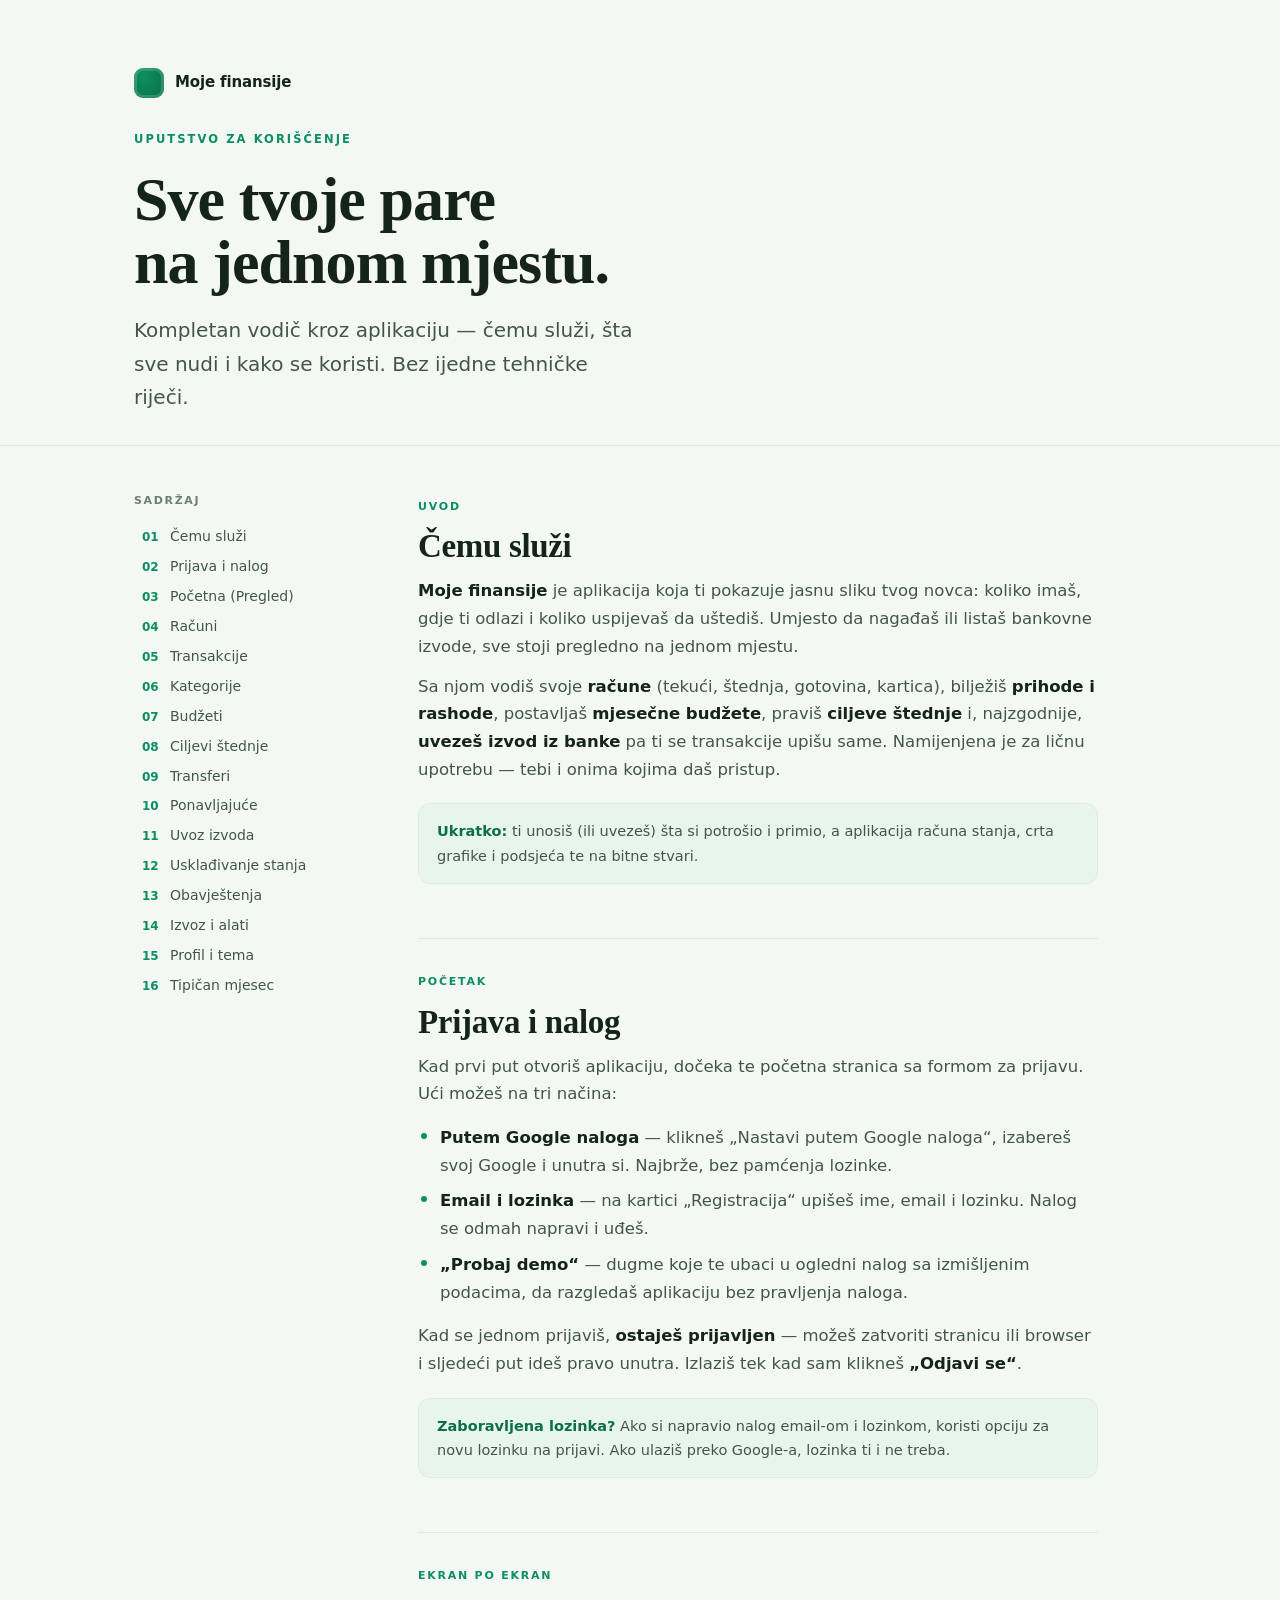
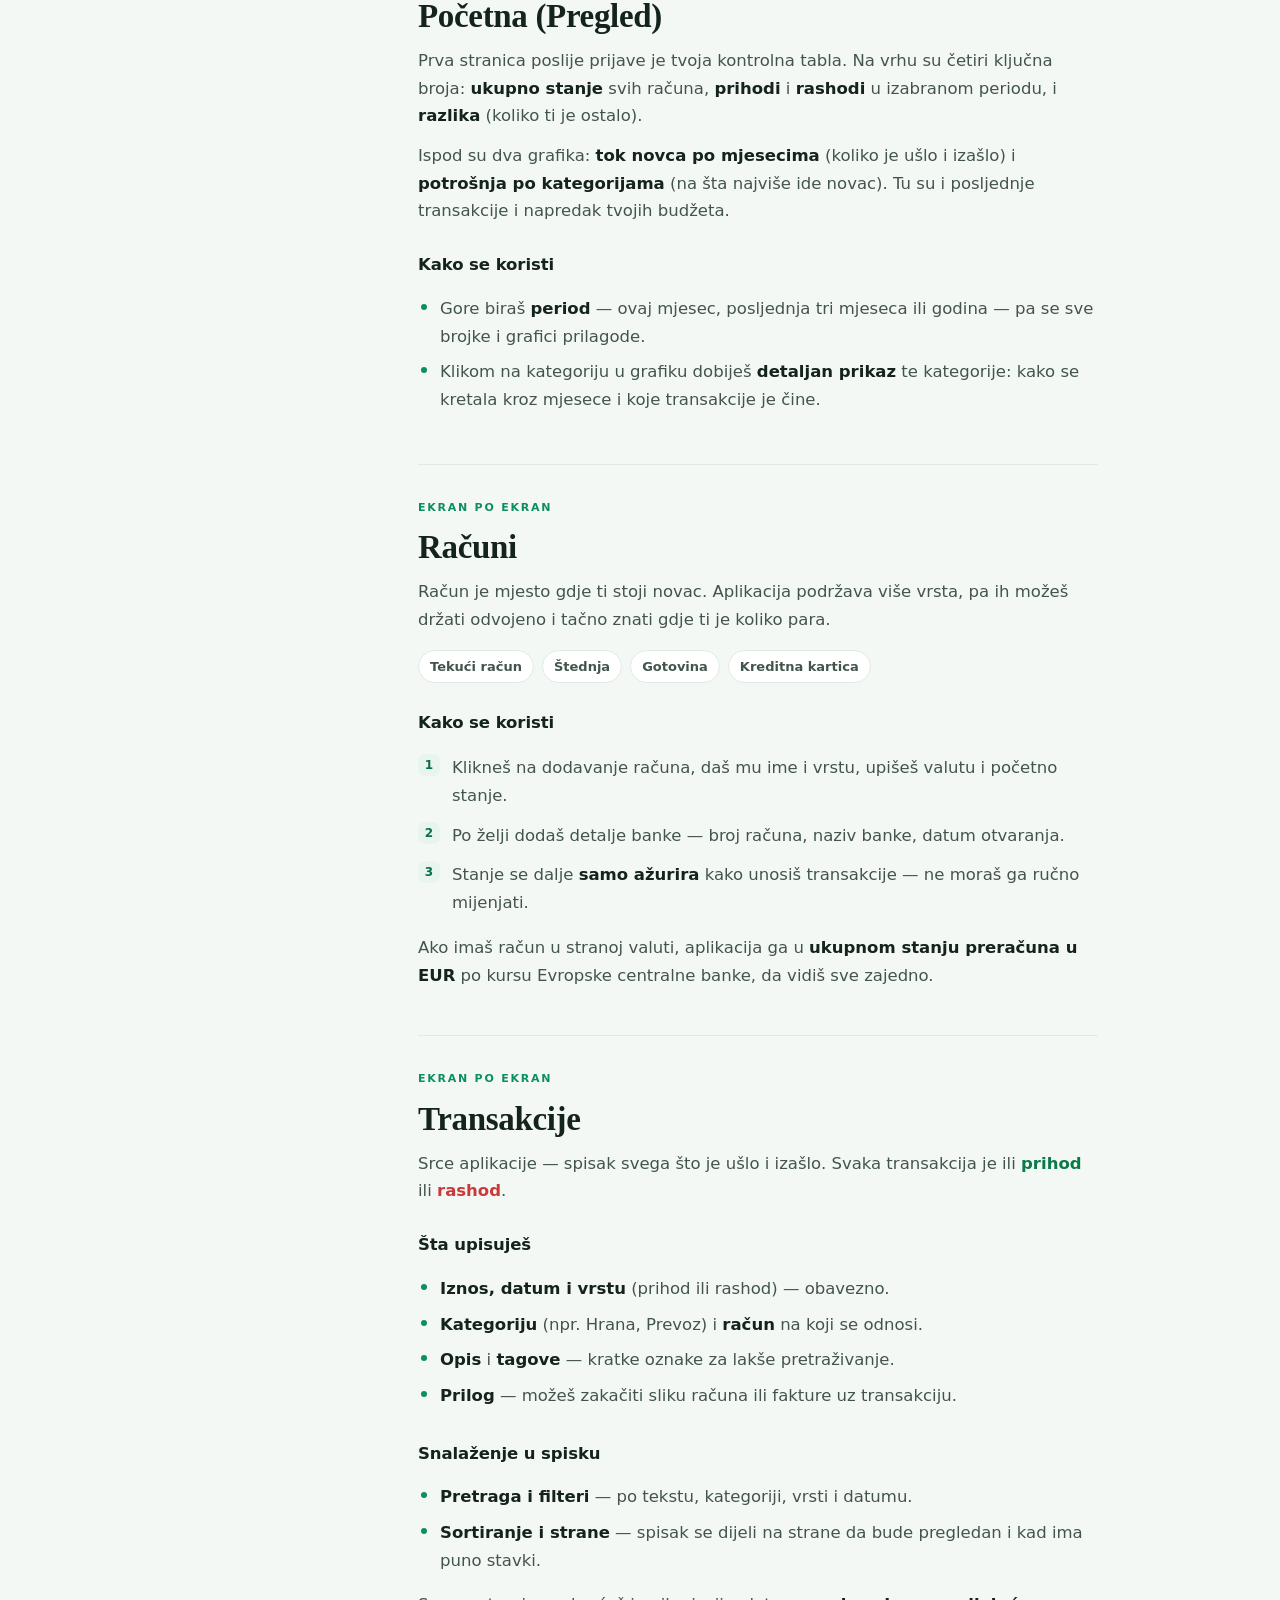
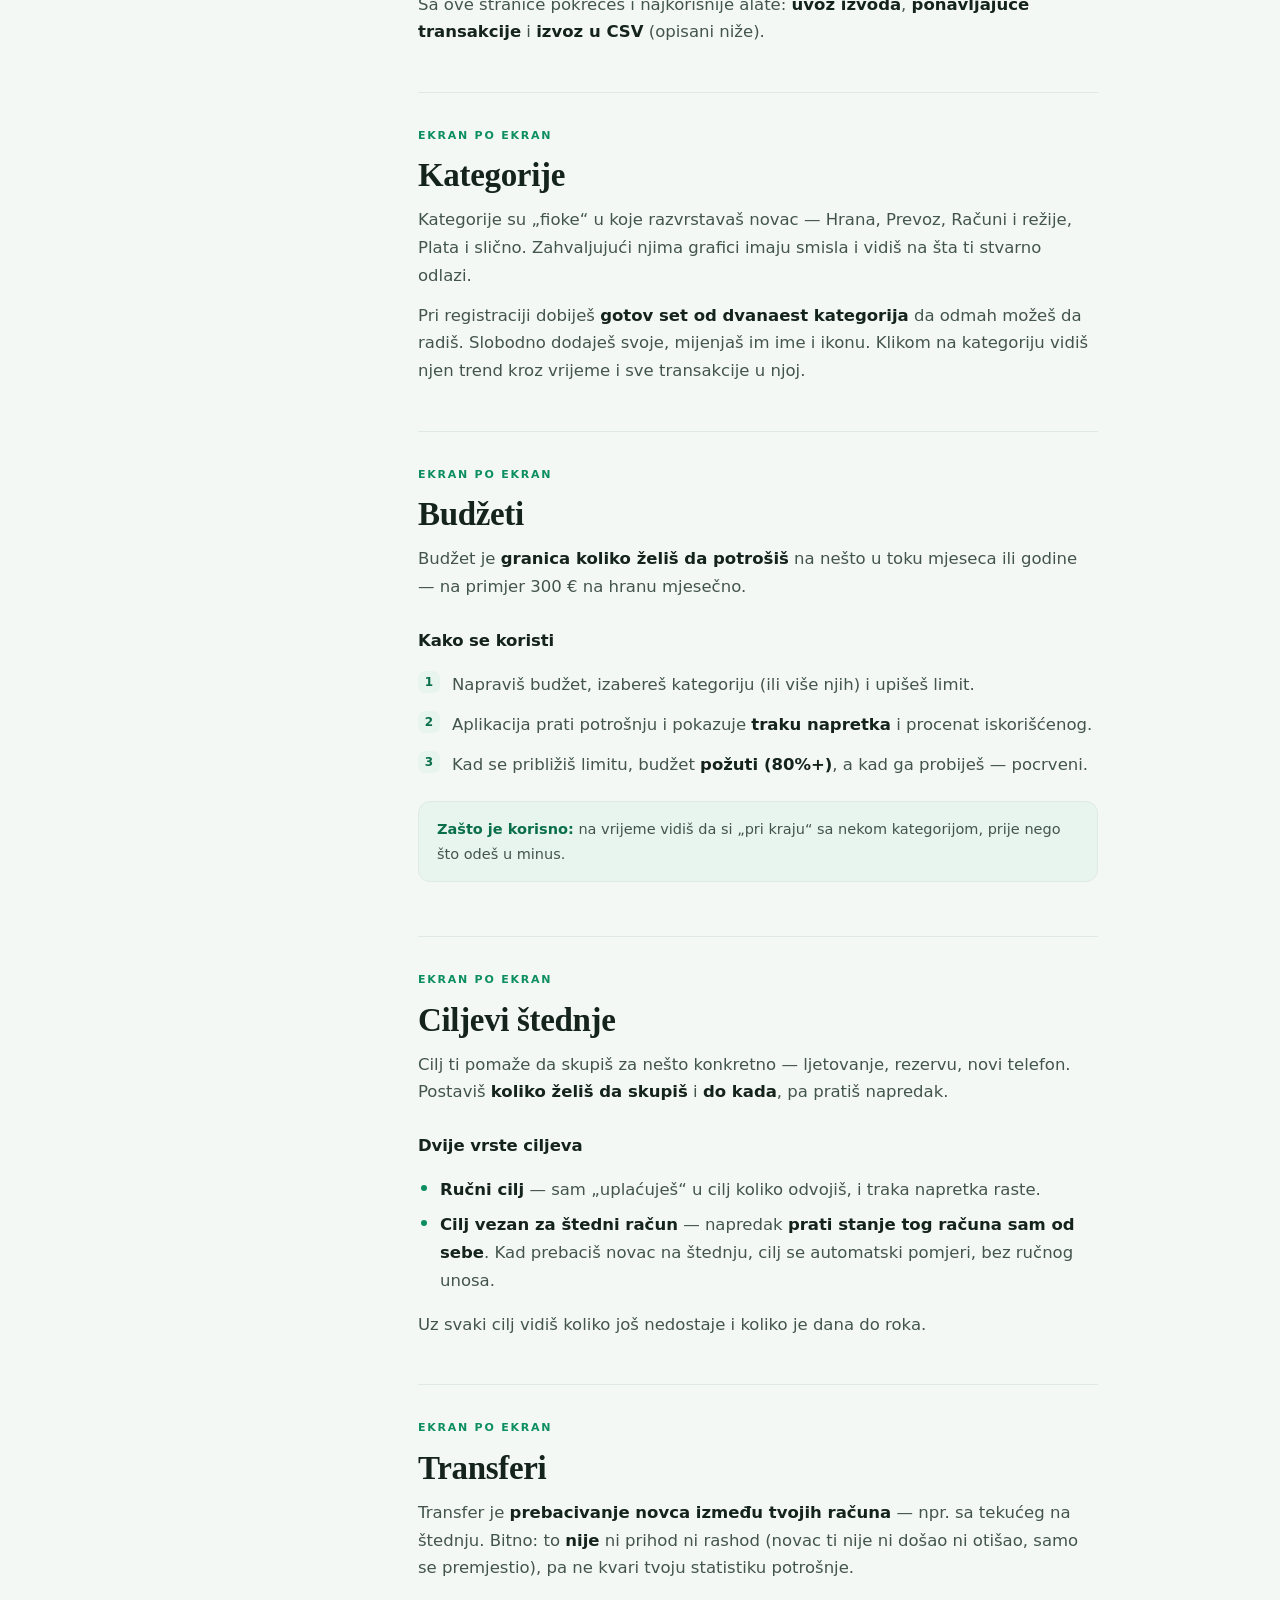
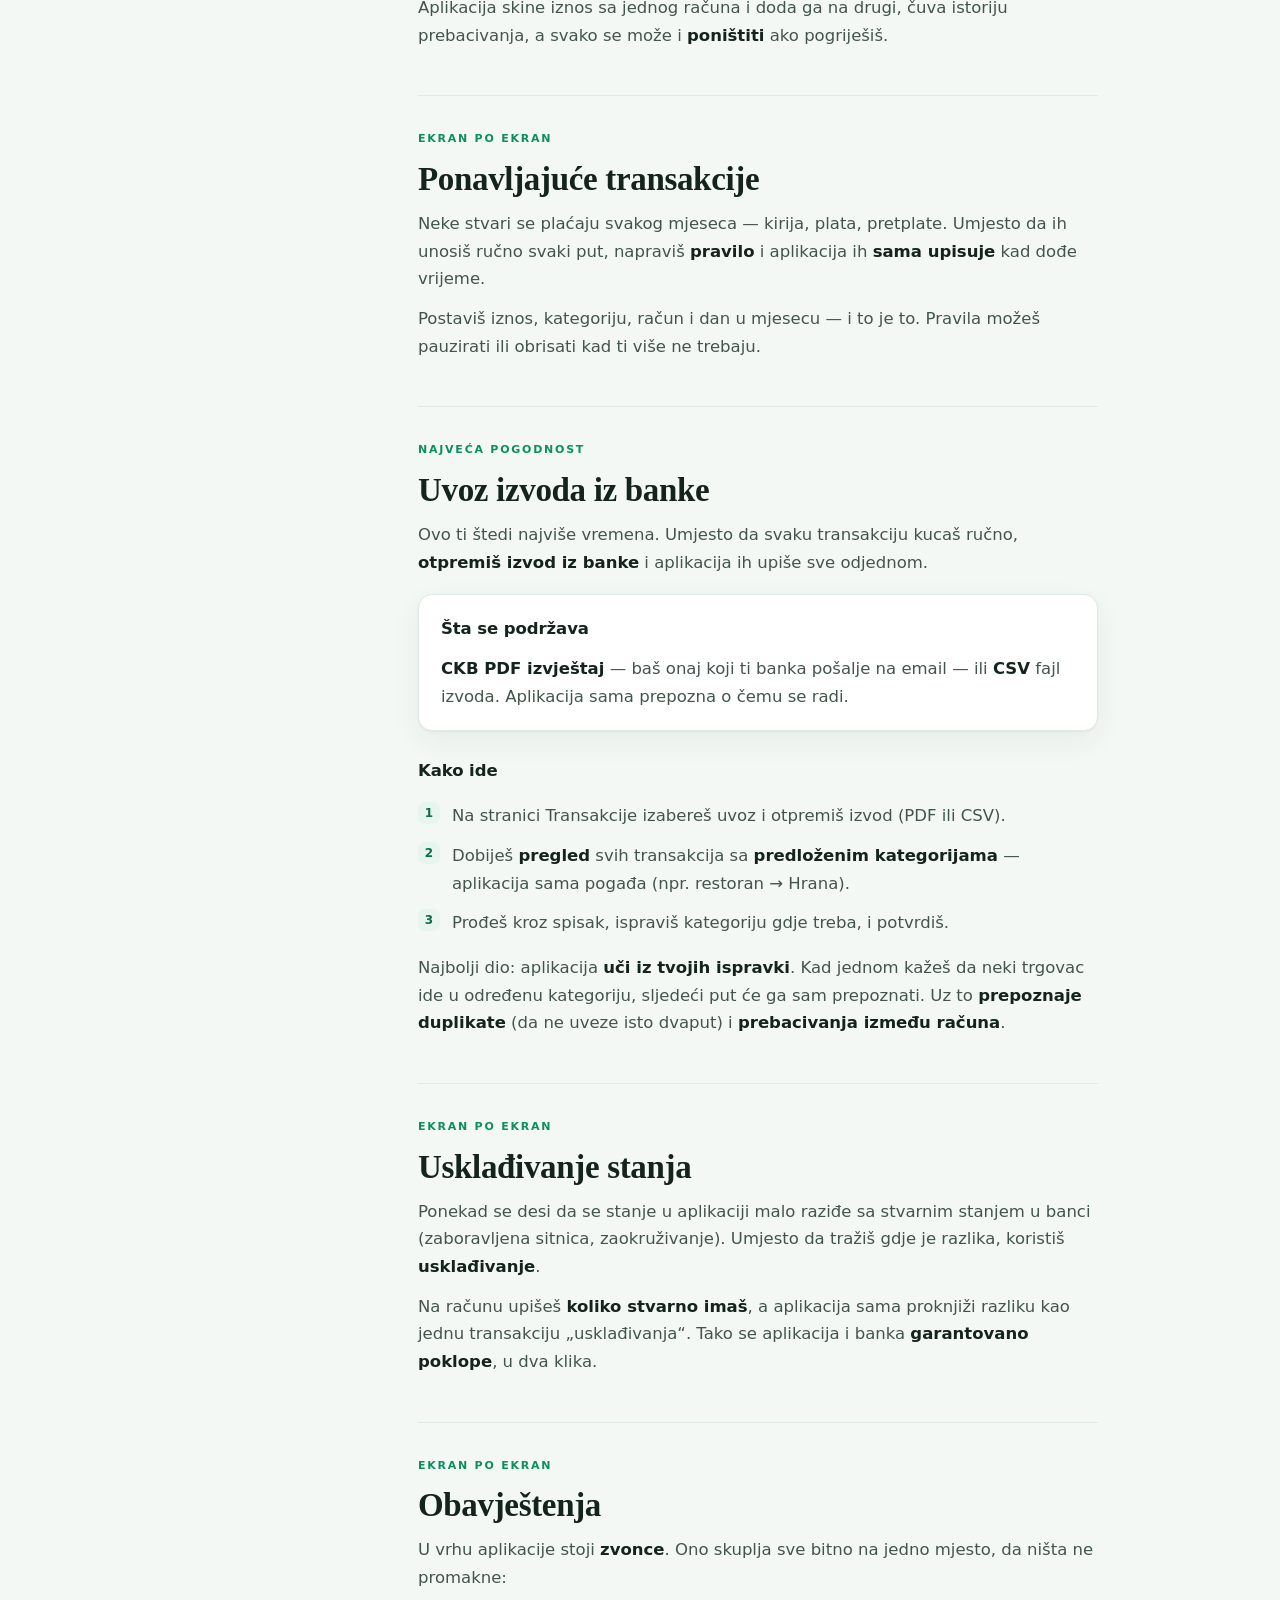
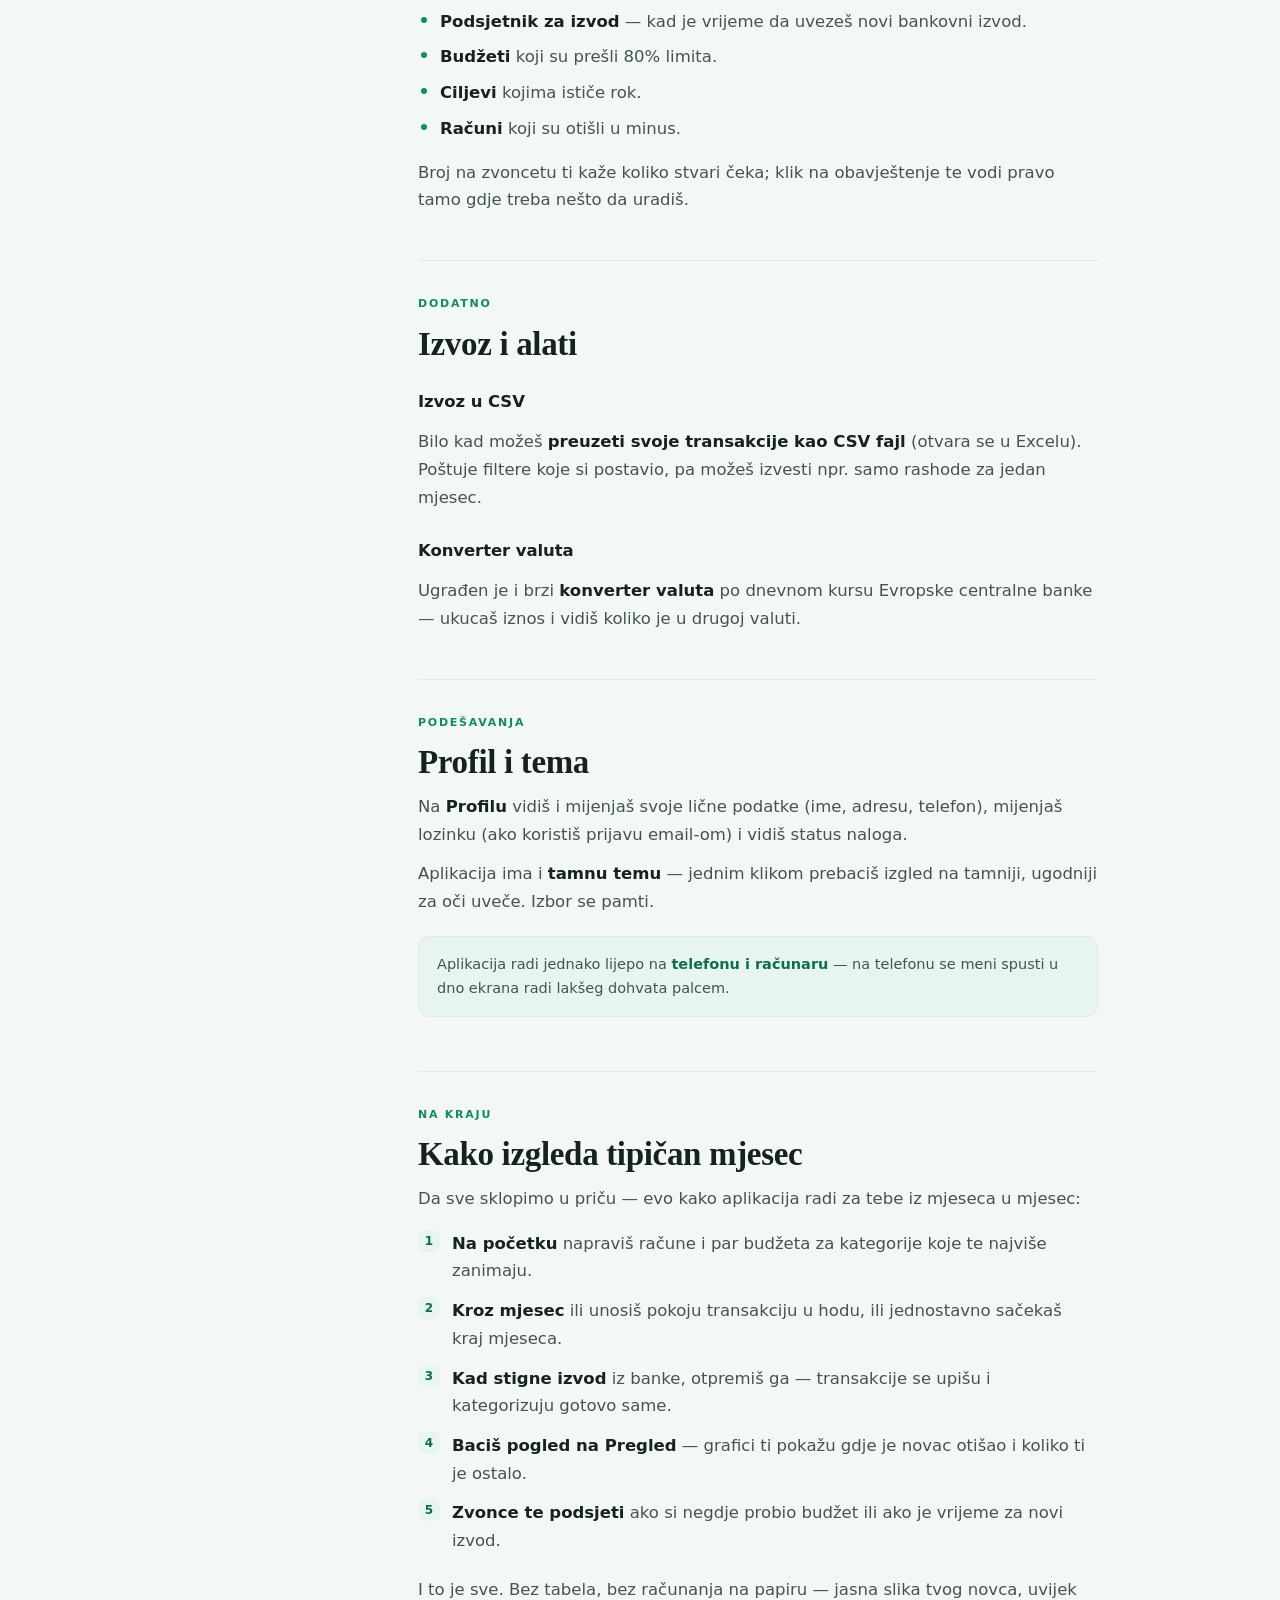
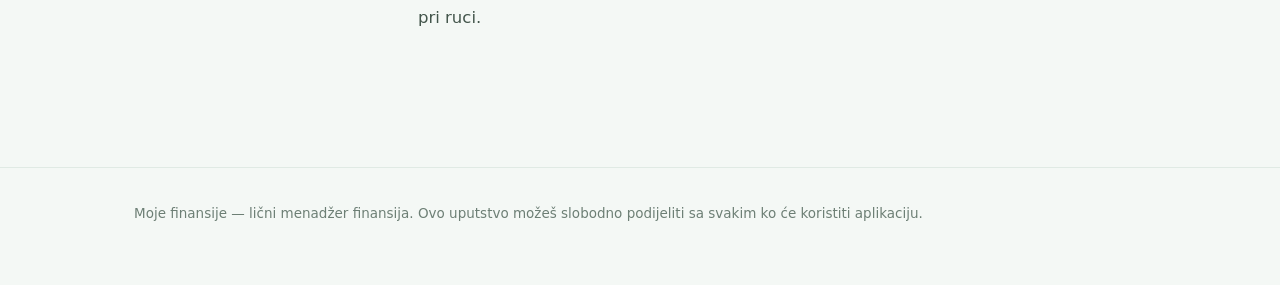
<file: docs/uputstvo.html>
<!doctype html><html lang="sr" data-theme="light"><head><meta charset="utf-8"><meta name="viewport" content="width=device-width,initial-scale=1"><title>Moje finansije — Uputstvo za korišćenje</title><style>.theme-toggle{display:none!important}@page{margin:15mm 13mm}@media print{h2,h3{break-after:avoid}.callout-card,.tip,ol.steps li,ul.plain li{break-inside:avoid}.content>section{break-inside:auto}}</style></head><body><style>
  :root {
    --ground: #f4f8f5;
    --panel: #ffffff;
    --ink: #14231b;
    --ink-soft: #43554b;
    --muted: #6d7f75;
    --line: #e0eae4;
    --line-soft: #eef4f0;
    --accent: #0c8f5f;
    --accent-deep: #0a6f4a;
    --accent-wash: #e8f4ee;
    --income: #0a7a49;
    --expense: #c93b3b;
    --shadow: 0 1px 2px rgba(16,45,32,.05), 0 10px 30px rgba(16,45,32,.06);
    --serif: "Iowan Old Style", "Palatino Linotype", "Book Antiqua", Palatino, Georgia, "Times New Roman", serif;
    --sans: system-ui, -apple-system, "Segoe UI", Roboto, "Helvetica Neue", Arial, sans-serif;
  }
  @media (prefers-color-scheme: dark) {
    :root {
      --ground: #0d1512;
      --panel: #141f1a;
      --ink: #e9f1ec;
      --ink-soft: #b9c8c0;
      --muted: #8ba095;
      --line: #23322b;
      --line-soft: #1a2620;
      --accent: #34d399;
      --accent-deep: #6ee7b7;
      --accent-wash: #16241d;
      --income: #46c98a;
      --expense: #e77373;
      --shadow: 0 1px 2px rgba(0,0,0,.3), 0 14px 34px rgba(0,0,0,.34);
    }
  }
  :root[data-theme="light"] {
    --ground: #f4f8f5; --panel: #ffffff; --ink: #14231b; --ink-soft: #43554b; --muted: #6d7f75;
    --line: #e0eae4; --line-soft: #eef4f0; --accent: #0c8f5f; --accent-deep: #0a6f4a;
    --accent-wash: #e8f4ee; --income: #0a7a49; --expense: #c93b3b;
    --shadow: 0 1px 2px rgba(16,45,32,.05), 0 10px 30px rgba(16,45,32,.06);
  }
  :root[data-theme="dark"] {
    --ground: #0d1512; --panel: #141f1a; --ink: #e9f1ec; --ink-soft: #b9c8c0; --muted: #8ba095;
    --line: #23322b; --line-soft: #1a2620; --accent: #34d399; --accent-deep: #6ee7b7;
    --accent-wash: #16241d; --income: #46c98a; --expense: #e77373;
    --shadow: 0 1px 2px rgba(0,0,0,.3), 0 14px 34px rgba(0,0,0,.34);
  }

  * { box-sizing: border-box; }
  body, .doc { margin: 0; }
  .doc {
    background: var(--ground);
    color: var(--ink);
    font-family: var(--sans);
    font-size: 16.5px;
    line-height: 1.68;
    -webkit-font-smoothing: antialiased;
  }
  .wrap { max-width: 1060px; margin: 0 auto; padding: 0 24px; }

  /* ---- Header ---- */
  .masthead { padding: 68px 0 30px; border-bottom: 1px solid var(--line); }
  .brandline { display: flex; align-items: center; gap: 11px; margin-bottom: 26px; }
  .mark {
    width: 30px; height: 30px; border-radius: 9px; flex: 0 0 auto;
    background: radial-gradient(circle at 32% 30%, var(--accent), var(--accent-deep));
    box-shadow: inset 0 0 0 3px rgba(255,255,255,.16);
  }
  .brandline b { font-weight: 700; font-size: 15px; letter-spacing: -.01em; }
  .eyebrow { text-transform: uppercase; letter-spacing: .18em; font-size: 11.5px; font-weight: 700; color: var(--accent); }
  h1 {
    font-family: var(--serif); font-weight: 600; font-size: clamp(38px, 6vw, 62px);
    line-height: 1.02; letter-spacing: -.015em; margin: 16px 0 0; text-wrap: balance; color: var(--ink);
  }
  .lede { font-size: clamp(17px, 2.4vw, 20px); color: var(--ink-soft); max-width: 40ch; margin: 20px 0 0; }
  .theme-toggle {
    position: fixed; top: 18px; right: 18px; z-index: 20;
    background: var(--panel); color: var(--ink-soft); border: 1px solid var(--line);
    border-radius: 999px; padding: 7px 14px; font: 600 12.5px var(--sans); cursor: pointer; box-shadow: var(--shadow);
  }
  .theme-toggle:hover { color: var(--accent); border-color: var(--accent); }

  /* ---- Layout: TOC + content ---- */
  .layout { display: grid; grid-template-columns: 232px 1fr; gap: 52px; padding: 46px 0 90px; align-items: start; }
  .toc { position: sticky; top: 26px; font-size: 14px; }
  .toc .toc-h { text-transform: uppercase; letter-spacing: .15em; font-size: 11px; font-weight: 700; color: var(--muted); margin: 0 0 12px; }
  .toc ol { list-style: none; margin: 0; padding: 0; counter-reset: t; }
  .toc li { counter-increment: t; margin: 1px 0; }
  .toc a {
    display: grid; grid-template-columns: 24px 1fr; gap: 4px; align-items: baseline;
    text-decoration: none; color: var(--ink-soft); padding: 5px 8px; border-radius: 8px; line-height: 1.35;
  }
  .toc a::before { content: counter(t, decimal-leading-zero); font-variant-numeric: tabular-nums; color: var(--accent); font-weight: 700; font-size: 12px; }
  .toc a:hover { background: var(--accent-wash); color: var(--ink); }

  .content { min-width: 0; max-width: 680px; }
  .content > section { padding: 34px 0; border-top: 1px solid var(--line); scroll-margin-top: 22px; }
  .content > section:first-child { border-top: 0; padding-top: 6px; }
  h2 {
    font-family: var(--serif); font-weight: 600; font-size: clamp(26px, 3.6vw, 33px);
    letter-spacing: -.01em; line-height: 1.12; margin: 0 0 6px; text-wrap: balance;
  }
  .sec-tag { text-transform: uppercase; letter-spacing: .16em; font-size: 11px; font-weight: 700; color: var(--accent); display: block; margin-bottom: 12px; }
  h3 { font-size: 16.5px; font-weight: 700; letter-spacing: -.005em; margin: 26px 0 6px; color: var(--ink); }
  p { margin: 12px 0; color: var(--ink-soft); }
  .content strong { color: var(--ink); font-weight: 650; }
  a.inline { color: var(--accent-deep); }

  ul.plain { margin: 12px 0; padding: 0; list-style: none; }
  ul.plain li { position: relative; padding: 4px 0 4px 22px; color: var(--ink-soft); }
  ul.plain li::before { content: ""; position: absolute; left: 3px; top: 13px; width: 6px; height: 6px; border-radius: 50%; background: var(--accent); }

  ol.steps { margin: 14px 0; padding: 0; list-style: none; counter-reset: s; }
  ol.steps li { position: relative; padding: 3px 0 3px 34px; margin: 6px 0; counter-increment: s; color: var(--ink-soft); }
  ol.steps li::before {
    content: counter(s); position: absolute; left: 0; top: 3px;
    width: 22px; height: 22px; border-radius: 7px; background: var(--accent-wash); color: var(--accent-deep);
    font: 700 12px var(--sans); display: grid; place-items: center;
  }

  .tip {
    margin: 20px 0; padding: 15px 18px; border-radius: 12px;
    background: var(--accent-wash); border: 1px solid var(--line);
    font-size: 14.5px; color: var(--ink-soft);
  }
  .tip b { color: var(--accent-deep); }

  .pills { display: flex; flex-wrap: wrap; gap: 8px; margin: 16px 0; }
  .pill { font-size: 13px; font-weight: 600; padding: 5px 11px; border-radius: 999px; background: var(--panel); border: 1px solid var(--line); color: var(--ink-soft); }
  .pill.in { color: var(--income); border-color: color-mix(in srgb, var(--income) 32%, var(--line)); }
  .pill.out { color: var(--expense); border-color: color-mix(in srgb, var(--expense) 32%, var(--line)); }

  .callout-card {
    margin: 18px 0; background: var(--panel); border: 1px solid var(--line);
    border-radius: 14px; padding: 20px 22px; box-shadow: var(--shadow);
  }
  .callout-card h3 { margin-top: 0; }

  footer { border-top: 1px solid var(--line); padding: 34px 0 60px; color: var(--muted); font-size: 13.5px; }

  @media (max-width: 860px) {
    .layout { grid-template-columns: 1fr; gap: 8px; padding-top: 30px; }
    .toc { position: static; margin-bottom: 20px; padding: 18px; background: var(--panel); border: 1px solid var(--line); border-radius: 14px; }
    .content { max-width: none; }
    .masthead { padding-top: 54px; }
  }
</style>

<div class="doc">
  <button class="theme-toggle" id="themeBtn" type="button">Tamna tema</button>

  <header class="masthead">
    <div class="wrap">
      <div class="brandline"><span class="mark"></span><b>Moje finansije</b></div>
      <span class="eyebrow">Uputstvo za korišćenje</span>
      <h1>Sve tvoje pare<br>na jednom mjestu.</h1>
      <p class="lede">Kompletan vodič kroz aplikaciju — čemu služi, šta sve nudi i kako se koristi. Bez ijedne tehničke riječi.</p>
    </div>
  </header>

  <div class="wrap">
    <div class="layout">
      <nav class="toc" aria-label="Sadržaj">
        <p class="toc-h">Sadržaj</p>
        <ol>
          <li><a href="#uvod">Čemu služi</a></li>
          <li><a href="#prijava">Prijava i nalog</a></li>
          <li><a href="#pregled">Početna (Pregled)</a></li>
          <li><a href="#racuni">Računi</a></li>
          <li><a href="#transakcije">Transakcije</a></li>
          <li><a href="#kategorije">Kategorije</a></li>
          <li><a href="#budzeti">Budžeti</a></li>
          <li><a href="#ciljevi">Ciljevi štednje</a></li>
          <li><a href="#transferi">Transferi</a></li>
          <li><a href="#ponavljajuce">Ponavljajuće</a></li>
          <li><a href="#uvoz">Uvoz izvoda</a></li>
          <li><a href="#uskladjivanje">Usklađivanje stanja</a></li>
          <li><a href="#obavjestenja">Obavještenja</a></li>
          <li><a href="#izvoz">Izvoz i alati</a></li>
          <li><a href="#profil">Profil i tema</a></li>
          <li><a href="#tok">Tipičan mjesec</a></li>
        </ol>
      </nav>

      <main class="content">
        <section id="uvod">
          <span class="sec-tag">Uvod</span>
          <h2>Čemu služi</h2>
          <p><strong>Moje finansije</strong> je aplikacija koja ti pokazuje jasnu sliku tvog novca: koliko imaš, gdje ti odlazi i koliko uspijevaš da uštediš. Umjesto da nagađaš ili listaš bankovne izvode, sve stoji pregledno na jednom mjestu.</p>
          <p>Sa njom vodiš svoje <strong>račune</strong> (tekući, štednja, gotovina, kartica), bilježiš <strong>prihode i rashode</strong>, postavljaš <strong>mjesečne budžete</strong>, praviš <strong>ciljeve štednje</strong> i, najzgodnije, <strong>uvezeš izvod iz banke</strong> pa ti se transakcije upišu same. Namijenjena je za ličnu upotrebu — tebi i onima kojima daš pristup.</p>
          <div class="tip"><b>Ukratko:</b> ti unosiš (ili uvezeš) šta si potrošio i primio, a aplikacija računa stanja, crta grafike i podsjeća te na bitne stvari.</div>
        </section>

        <section id="prijava">
          <span class="sec-tag">Početak</span>
          <h2>Prijava i nalog</h2>
          <p>Kad prvi put otvoriš aplikaciju, dočeka te početna stranica sa formom za prijavu. Ući možeš na tri načina:</p>
          <ul class="plain">
            <li><strong>Putem Google naloga</strong> — klikneš „Nastavi putem Google naloga“, izabereš svoj Google i unutra si. Najbrže, bez pamćenja lozinke.</li>
            <li><strong>Email i lozinka</strong> — na kartici „Registracija“ upišeš ime, email i lozinku. Nalog se odmah napravi i uđeš.</li>
            <li><strong>„Probaj demo“</strong> — dugme koje te ubaci u ogledni nalog sa izmišljenim podacima, da razgledaš aplikaciju bez pravljenja naloga.</li>
          </ul>
          <p>Kad se jednom prijaviš, <strong>ostaješ prijavljen</strong> — možeš zatvoriti stranicu ili browser i sljedeći put ideš pravo unutra. Izlaziš tek kad sam klikneš <strong>„Odjavi se“</strong>.</p>
          <div class="tip"><b>Zaboravljena lozinka?</b> Ako si napravio nalog email-om i lozinkom, koristi opciju za novu lozinku na prijavi. Ako ulaziš preko Google-a, lozinka ti i ne treba.</div>
        </section>

        <section id="pregled">
          <span class="sec-tag">Ekran po ekran</span>
          <h2>Početna (Pregled)</h2>
          <p>Prva stranica poslije prijave je tvoja kontrolna tabla. Na vrhu su četiri ključna broja: <strong>ukupno stanje</strong> svih računa, <strong>prihodi</strong> i <strong>rashodi</strong> u izabranom periodu, i <strong>razlika</strong> (koliko ti je ostalo).</p>
          <p>Ispod su dva grafika: <strong>tok novca po mjesecima</strong> (koliko je ušlo i izašlo) i <strong>potrošnja po kategorijama</strong> (na šta najviše ide novac). Tu su i posljednje transakcije i napredak tvojih budžeta.</p>
          <h3>Kako se koristi</h3>
          <ul class="plain">
            <li>Gore biraš <strong>period</strong> — ovaj mjesec, posljednja tri mjeseca ili godina — pa se sve brojke i grafici prilagode.</li>
            <li>Klikom na kategoriju u grafiku dobiješ <strong>detaljan prikaz</strong> te kategorije: kako se kretala kroz mjesece i koje transakcije je čine.</li>
          </ul>
        </section>

        <section id="racuni">
          <span class="sec-tag">Ekran po ekran</span>
          <h2>Računi</h2>
          <p>Račun je mjesto gdje ti stoji novac. Aplikacija podržava više vrsta, pa ih možeš držati odvojeno i tačno znati gdje ti je koliko para.</p>
          <div class="pills">
            <span class="pill">Tekući račun</span><span class="pill">Štednja</span><span class="pill">Gotovina</span><span class="pill">Kreditna kartica</span>
          </div>
          <h3>Kako se koristi</h3>
          <ol class="steps">
            <li>Klikneš na dodavanje računa, daš mu ime i vrstu, upišeš valutu i početno stanje.</li>
            <li>Po želji dodaš detalje banke — broj računa, naziv banke, datum otvaranja.</li>
            <li>Stanje se dalje <strong>samo ažurira</strong> kako unosiš transakcije — ne moraš ga ručno mijenjati.</li>
          </ol>
          <p>Ako imaš račun u stranoj valuti, aplikacija ga u <strong>ukupnom stanju preračuna u EUR</strong> po kursu Evropske centralne banke, da vidiš sve zajedno.</p>
        </section>

        <section id="transakcije">
          <span class="sec-tag">Ekran po ekran</span>
          <h2>Transakcije</h2>
          <p>Srce aplikacije — spisak svega što je ušlo i izašlo. Svaka transakcija je ili <span style="color:var(--income);font-weight:650">prihod</span> ili <span style="color:var(--expense);font-weight:650">rashod</span>.</p>
          <h3>Šta upisuješ</h3>
          <ul class="plain">
            <li><strong>Iznos, datum i vrstu</strong> (prihod ili rashod) — obavezno.</li>
            <li><strong>Kategoriju</strong> (npr. Hrana, Prevoz) i <strong>račun</strong> na koji se odnosi.</li>
            <li><strong>Opis</strong> i <strong>tagove</strong> — kratke oznake za lakše pretraživanje.</li>
            <li><strong>Prilog</strong> — možeš zakačiti sliku računa ili fakture uz transakciju.</li>
          </ul>
          <h3>Snalaženje u spisku</h3>
          <ul class="plain">
            <li><strong>Pretraga i filteri</strong> — po tekstu, kategoriji, vrsti i datumu.</li>
            <li><strong>Sortiranje i strane</strong> — spisak se dijeli na strane da bude pregledan i kad ima puno stavki.</li>
          </ul>
          <p>Sa ove stranice pokrećeš i najkorisnije alate: <strong>uvoz izvoda</strong>, <strong>ponavljajuće transakcije</strong> i <strong>izvoz u CSV</strong> (opisani niže).</p>
        </section>

        <section id="kategorije">
          <span class="sec-tag">Ekran po ekran</span>
          <h2>Kategorije</h2>
          <p>Kategorije su „fioke“ u koje razvrstavaš novac — Hrana, Prevoz, Računi i režije, Plata i slično. Zahvaljujući njima grafici imaju smisla i vidiš na šta ti stvarno odlazi.</p>
          <p>Pri registraciji dobiješ <strong>gotov set od dvanaest kategorija</strong> da odmah možeš da radiš. Slobodno dodaješ svoje, mijenjaš im ime i ikonu. Klikom na kategoriju vidiš njen trend kroz vrijeme i sve transakcije u njoj.</p>
        </section>

        <section id="budzeti">
          <span class="sec-tag">Ekran po ekran</span>
          <h2>Budžeti</h2>
          <p>Budžet je <strong>granica koliko želiš da potrošiš</strong> na nešto u toku mjeseca ili godine — na primjer 300 € na hranu mjesečno.</p>
          <h3>Kako se koristi</h3>
          <ol class="steps">
            <li>Napraviš budžet, izabereš kategoriju (ili više njih) i upišeš limit.</li>
            <li>Aplikacija prati potrošnju i pokazuje <strong>traku napretka</strong> i procenat iskorišćenog.</li>
            <li>Kad se približiš limitu, budžet <strong>požuti (80%+)</strong>, a kad ga probiješ — pocrveni.</li>
          </ol>
          <div class="tip"><b>Zašto je korisno:</b> na vrijeme vidiš da si „pri kraju“ sa nekom kategorijom, prije nego što odeš u minus.</div>
        </section>

        <section id="ciljevi">
          <span class="sec-tag">Ekran po ekran</span>
          <h2>Ciljevi štednje</h2>
          <p>Cilj ti pomaže da skupiš za nešto konkretno — ljetovanje, rezervu, novi telefon. Postaviš <strong>koliko želiš da skupiš</strong> i <strong>do kada</strong>, pa pratiš napredak.</p>
          <h3>Dvije vrste ciljeva</h3>
          <ul class="plain">
            <li><strong>Ručni cilj</strong> — sam „uplaćuješ“ u cilj koliko odvojiš, i traka napretka raste.</li>
            <li><strong>Cilj vezan za štedni račun</strong> — napredak <strong>prati stanje tog računa sam od sebe</strong>. Kad prebaciš novac na štednju, cilj se automatski pomjeri, bez ručnog unosa.</li>
          </ul>
          <p>Uz svaki cilj vidiš koliko još nedostaje i koliko je dana do roka.</p>
        </section>

        <section id="transferi">
          <span class="sec-tag">Ekran po ekran</span>
          <h2>Transferi</h2>
          <p>Transfer je <strong>prebacivanje novca između tvojih računa</strong> — npr. sa tekućeg na štednju. Bitno: to <strong>nije</strong> ni prihod ni rashod (novac ti nije ni došao ni otišao, samo se premjestio), pa ne kvari tvoju statistiku potrošnje.</p>
          <p>Aplikacija skine iznos sa jednog računa i doda ga na drugi, čuva istoriju prebacivanja, a svako se može i <strong>poništiti</strong> ako pogriješiš.</p>
        </section>

        <section id="ponavljajuce">
          <span class="sec-tag">Ekran po ekran</span>
          <h2>Ponavljajuće transakcije</h2>
          <p>Neke stvari se plaćaju svakog mjeseca — kirija, plata, pretplate. Umjesto da ih unosiš ručno svaki put, napraviš <strong>pravilo</strong> i aplikacija ih <strong>sama upisuje</strong> kad dođe vrijeme.</p>
          <p>Postaviš iznos, kategoriju, račun i dan u mjesecu — i to je to. Pravila možeš pauzirati ili obrisati kad ti više ne trebaju.</p>
        </section>

        <section id="uvoz">
          <span class="sec-tag">Najveća pogodnost</span>
          <h2>Uvoz izvoda iz banke</h2>
          <p>Ovo ti štedi najviše vremena. Umjesto da svaku transakciju kucaš ručno, <strong>otpremiš izvod iz banke</strong> i aplikacija ih upiše sve odjednom.</p>
          <div class="callout-card">
            <h3>Šta se podržava</h3>
            <p style="margin-bottom:0"><strong>CKB PDF izvještaj</strong> — baš onaj koji ti banka pošalje na email — ili <strong>CSV</strong> fajl izvoda. Aplikacija sama prepozna o čemu se radi.</p>
          </div>
          <h3>Kako ide</h3>
          <ol class="steps">
            <li>Na stranici Transakcije izabereš uvoz i otpremiš izvod (PDF ili CSV).</li>
            <li>Dobiješ <strong>pregled</strong> svih transakcija sa <strong>predloženim kategorijama</strong> — aplikacija sama pogađa (npr. restoran → Hrana).</li>
            <li>Prođeš kroz spisak, ispraviš kategoriju gdje treba, i potvrdiš.</li>
          </ol>
          <p>Najbolji dio: aplikacija <strong>uči iz tvojih ispravki</strong>. Kad jednom kažeš da neki trgovac ide u određenu kategoriju, sljedeći put će ga sam prepoznati. Uz to <strong>prepoznaje duplikate</strong> (da ne uveze isto dvaput) i <strong>prebacivanja između računa</strong>.</p>
        </section>

        <section id="uskladjivanje">
          <span class="sec-tag">Ekran po ekran</span>
          <h2>Usklađivanje stanja</h2>
          <p>Ponekad se desi da se stanje u aplikaciji malo raziđe sa stvarnim stanjem u banci (zaboravljena sitnica, zaokruživanje). Umjesto da tražiš gdje je razlika, koristiš <strong>usklađivanje</strong>.</p>
          <p>Na računu upišeš <strong>koliko stvarno imaš</strong>, a aplikacija sama proknjiži razliku kao jednu transakciju „usklađivanja“. Tako se aplikacija i banka <strong>garantovano poklope</strong>, u dva klika.</p>
        </section>

        <section id="obavjestenja">
          <span class="sec-tag">Ekran po ekran</span>
          <h2>Obavještenja</h2>
          <p>U vrhu aplikacije stoji <strong>zvonce</strong>. Ono skuplja sve bitno na jedno mjesto, da ništa ne promakne:</p>
          <ul class="plain">
            <li><strong>Podsjetnik za izvod</strong> — kad je vrijeme da uvezeš novi bankovni izvod.</li>
            <li><strong>Budžeti</strong> koji su prešli 80% limita.</li>
            <li><strong>Ciljevi</strong> kojima ističe rok.</li>
            <li><strong>Računi</strong> koji su otišli u minus.</li>
          </ul>
          <p>Broj na zvoncetu ti kaže koliko stvari čeka; klik na obavještenje te vodi pravo tamo gdje treba nešto da uradiš.</p>
        </section>

        <section id="izvoz">
          <span class="sec-tag">Dodatno</span>
          <h2>Izvoz i alati</h2>
          <h3>Izvoz u CSV</h3>
          <p>Bilo kad možeš <strong>preuzeti svoje transakcije kao CSV fajl</strong> (otvara se u Excelu). Poštuje filtere koje si postavio, pa možeš izvesti npr. samo rashode za jedan mjesec.</p>
          <h3>Konverter valuta</h3>
          <p>Ugrađen je i brzi <strong>konverter valuta</strong> po dnevnom kursu Evropske centralne banke — ukucaš iznos i vidiš koliko je u drugoj valuti.</p>
        </section>

        <section id="profil">
          <span class="sec-tag">Podešavanja</span>
          <h2>Profil i tema</h2>
          <p>Na <strong>Profilu</strong> vidiš i mijenjaš svoje lične podatke (ime, adresu, telefon), mijenjaš lozinku (ako koristiš prijavu email-om) i vidiš status naloga.</p>
          <p>Aplikacija ima i <strong>tamnu temu</strong> — jednim klikom prebaciš izgled na tamniji, ugodniji za oči uveče. Izbor se pamti.</p>
          <div class="tip">Aplikacija radi jednako lijepo na <b>telefonu i računaru</b> — na telefonu se meni spusti u dno ekrana radi lakšeg dohvata palcem.</div>
        </section>

        <section id="tok">
          <span class="sec-tag">Na kraju</span>
          <h2>Kako izgleda tipičan mjesec</h2>
          <p>Da sve sklopimo u priču — evo kako aplikacija radi za tebe iz mjeseca u mjesec:</p>
          <ol class="steps">
            <li><strong>Na početku</strong> napraviš račune i par budžeta za kategorije koje te najviše zanimaju.</li>
            <li><strong>Kroz mjesec</strong> ili unosiš pokoju transakciju u hodu, ili jednostavno sačekaš kraj mjeseca.</li>
            <li><strong>Kad stigne izvod</strong> iz banke, otpremiš ga — transakcije se upišu i kategorizuju gotovo same.</li>
            <li><strong>Baciš pogled na Pregled</strong> — grafici ti pokažu gdje je novac otišao i koliko ti je ostalo.</li>
            <li><strong>Zvonce te podsjeti</strong> ako si negdje probio budžet ili ako je vrijeme za novi izvod.</li>
          </ol>
          <p style="margin-top:18px">I to je sve. Bez tabela, bez računanja na papiru — jasna slika tvog novca, uvijek pri ruci.</p>
        </section>
      </main>
    </div>
  </div>

  <footer>
    <div class="wrap">Moje finansije — lični menadžer finansija. Ovo uputstvo možeš slobodno podijeliti sa svakim ko će koristiti aplikaciju.</div>
  </footer>
</div>

<script>
  (function () {
    var btn = document.getElementById('themeBtn');
    function current() {
      var attr = document.documentElement.getAttribute('data-theme');
      if (attr) return attr;
      return window.matchMedia('(prefers-color-scheme: dark)').matches ? 'dark' : 'light';
    }
    function apply(t) {
      document.documentElement.setAttribute('data-theme', t);
      btn.textContent = t === 'dark' ? 'Svijetla tema' : 'Tamna tema';
    }
    apply(current());
    btn.addEventListener('click', function () {
      apply(current() === 'dark' ? 'light' : 'dark');
    });
  })();
</script>
</body></html>
</file>
